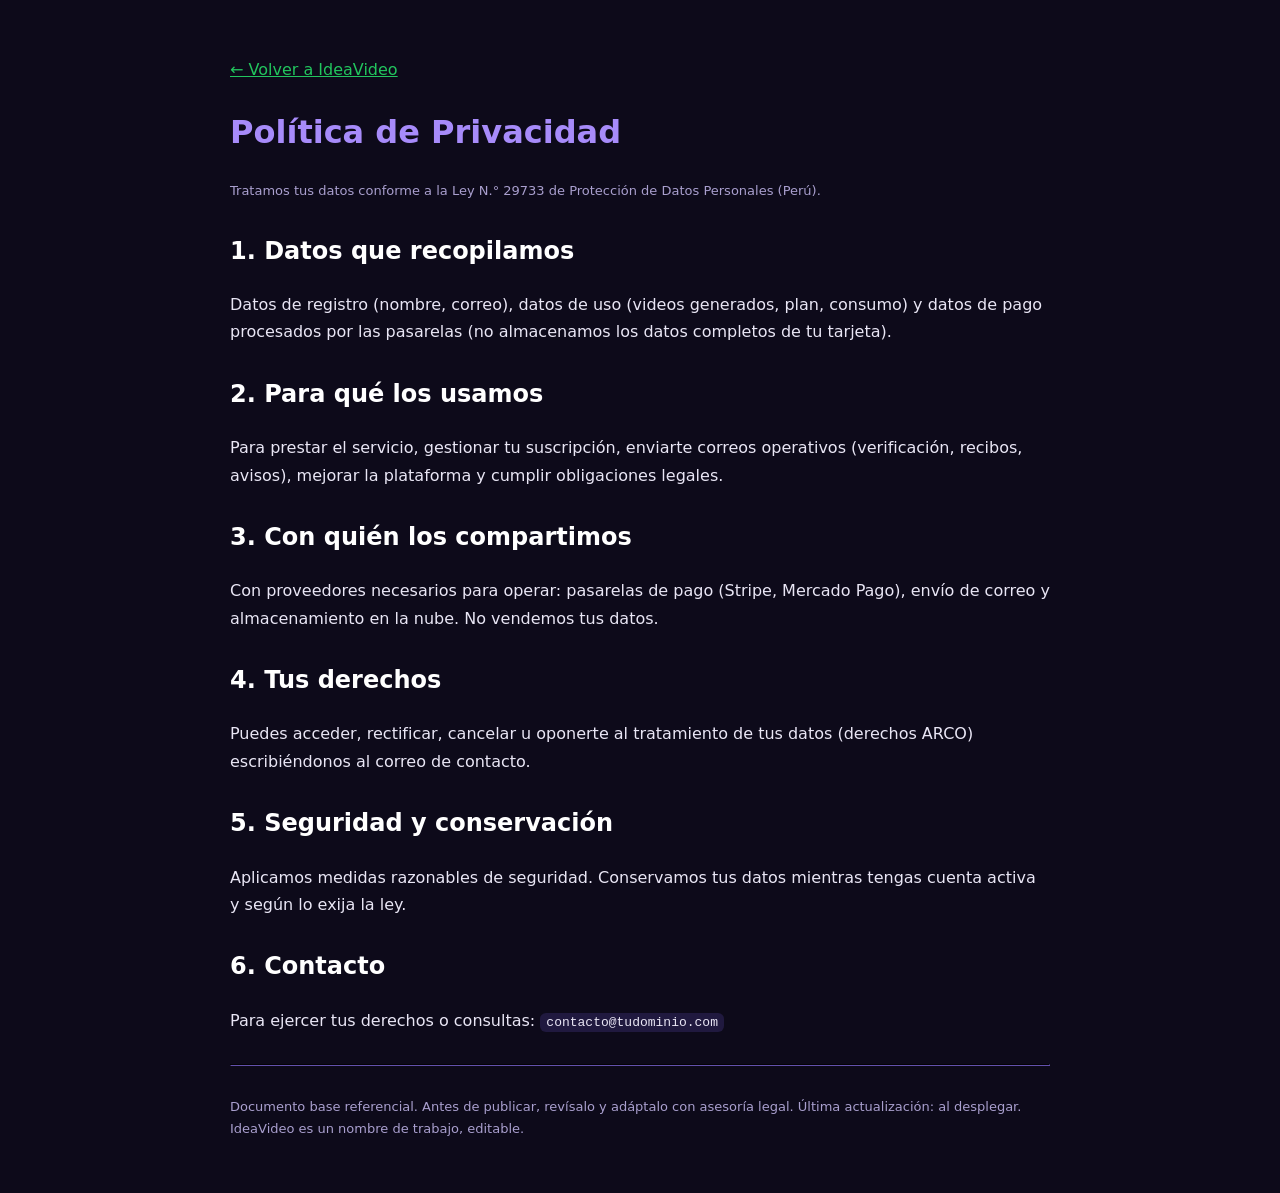
<file: static/legal/privacidad.html>
<!DOCTYPE html><html lang="es"><head><meta charset="UTF-8"><meta name="viewport" content="width=device-width,initial-scale=1"><title>Política de Privacidad — IdeaVideo</title><style>body{font-family:system-ui,-apple-system,"Segoe UI",sans-serif;background:#0d0a1a;color:#e9e6f5;max-width:820px;margin:0 auto;padding:40px 22px;line-height:1.7}h1{color:#a78bfa}h2{color:#fff;margin-top:28px}a{color:#22c55e}.tag{color:#a99fce;font-size:13px}code{background:#20193f;padding:2px 6px;border-radius:6px}</style></head><body><p><a href="/">← Volver a IdeaVideo</a></p><h1>Política de Privacidad</h1>
<p class="tag">Tratamos tus datos conforme a la Ley N.° 29733 de Protección de Datos Personales (Perú).</p>
<h2>1. Datos que recopilamos</h2><p>Datos de registro (nombre, correo), datos de uso (videos generados, plan, consumo) y datos de pago procesados por las pasarelas (no almacenamos los datos completos de tu tarjeta).</p>
<h2>2. Para qué los usamos</h2><p>Para prestar el servicio, gestionar tu suscripción, enviarte correos operativos (verificación, recibos, avisos), mejorar la plataforma y cumplir obligaciones legales.</p>
<h2>3. Con quién los compartimos</h2><p>Con proveedores necesarios para operar: pasarelas de pago (Stripe, Mercado Pago), envío de correo y almacenamiento en la nube. No vendemos tus datos.</p>
<h2>4. Tus derechos</h2><p>Puedes acceder, rectificar, cancelar u oponerte al tratamiento de tus datos (derechos ARCO) escribiéndonos al correo de contacto.</p>
<h2>5. Seguridad y conservación</h2><p>Aplicamos medidas razonables de seguridad. Conservamos tus datos mientras tengas cuenta activa y según lo exija la ley.</p>
<h2>6. Contacto</h2><p>Para ejercer tus derechos o consultas: <code>contacto@tudominio.com</code></p>
<hr style="border-color:#332a5a;margin:30px 0"><p class="tag">Documento base referencial. Antes de publicar, revísalo y adáptalo con asesoría legal. Última actualización: al desplegar. IdeaVideo es un nombre de trabajo, editable.</p></body></html>
</file>
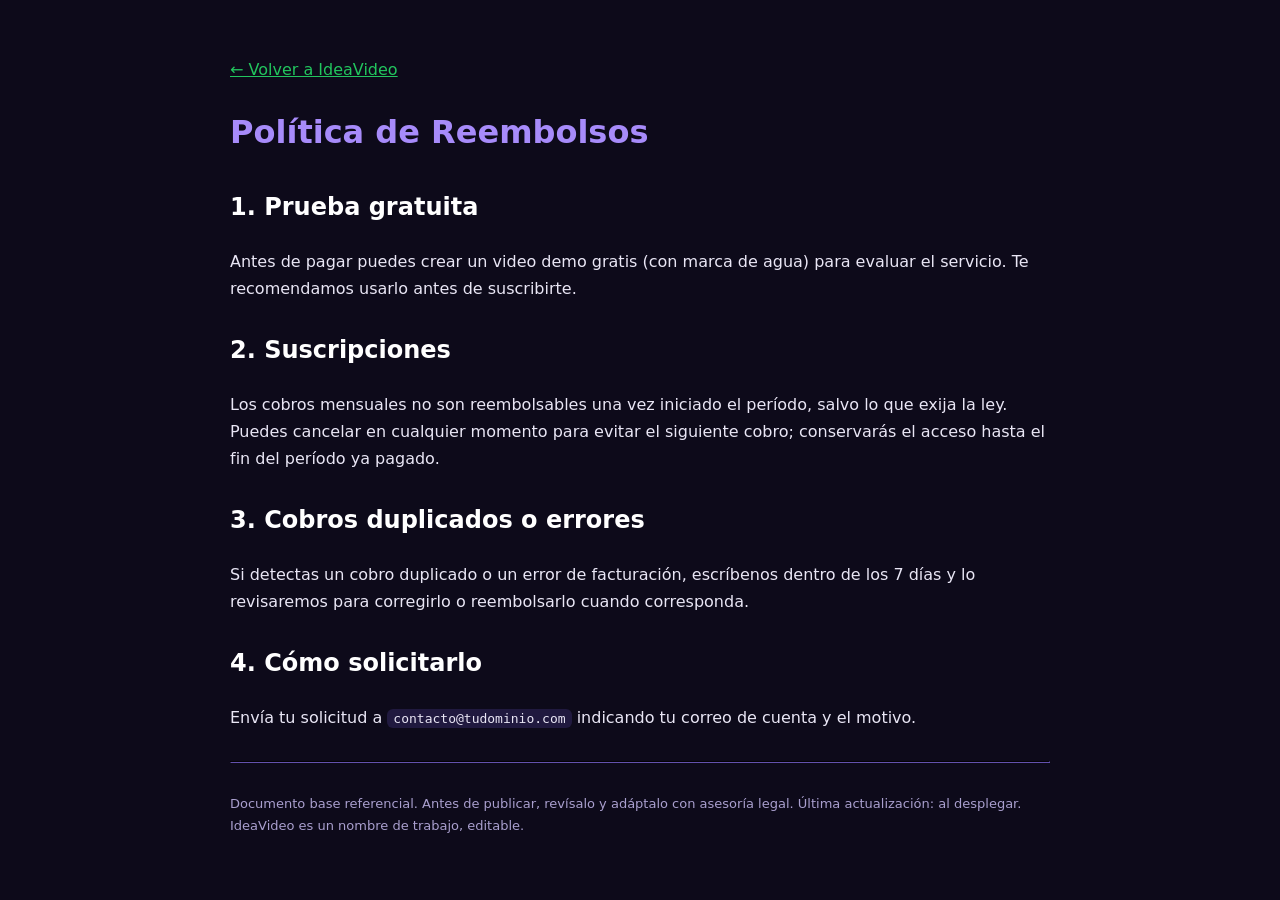
<file: static/legal/reembolsos.html>
<!DOCTYPE html><html lang="es"><head><meta charset="UTF-8"><meta name="viewport" content="width=device-width,initial-scale=1"><title>Política de Reembolsos — IdeaVideo</title><style>body{font-family:system-ui,-apple-system,"Segoe UI",sans-serif;background:#0d0a1a;color:#e9e6f5;max-width:820px;margin:0 auto;padding:40px 22px;line-height:1.7}h1{color:#a78bfa}h2{color:#fff;margin-top:28px}a{color:#22c55e}.tag{color:#a99fce;font-size:13px}code{background:#20193f;padding:2px 6px;border-radius:6px}</style></head><body><p><a href="/">← Volver a IdeaVideo</a></p><h1>Política de Reembolsos</h1>
<h2>1. Prueba gratuita</h2><p>Antes de pagar puedes crear un video demo gratis (con marca de agua) para evaluar el servicio. Te recomendamos usarlo antes de suscribirte.</p>
<h2>2. Suscripciones</h2><p>Los cobros mensuales no son reembolsables una vez iniciado el período, salvo lo que exija la ley. Puedes cancelar en cualquier momento para evitar el siguiente cobro; conservarás el acceso hasta el fin del período ya pagado.</p>
<h2>3. Cobros duplicados o errores</h2><p>Si detectas un cobro duplicado o un error de facturación, escríbenos dentro de los 7 días y lo revisaremos para corregirlo o reembolsarlo cuando corresponda.</p>
<h2>4. Cómo solicitarlo</h2><p>Envía tu solicitud a <code>contacto@tudominio.com</code> indicando tu correo de cuenta y el motivo.</p>
<hr style="border-color:#332a5a;margin:30px 0"><p class="tag">Documento base referencial. Antes de publicar, revísalo y adáptalo con asesoría legal. Última actualización: al desplegar. IdeaVideo es un nombre de trabajo, editable.</p></body></html>
</file>
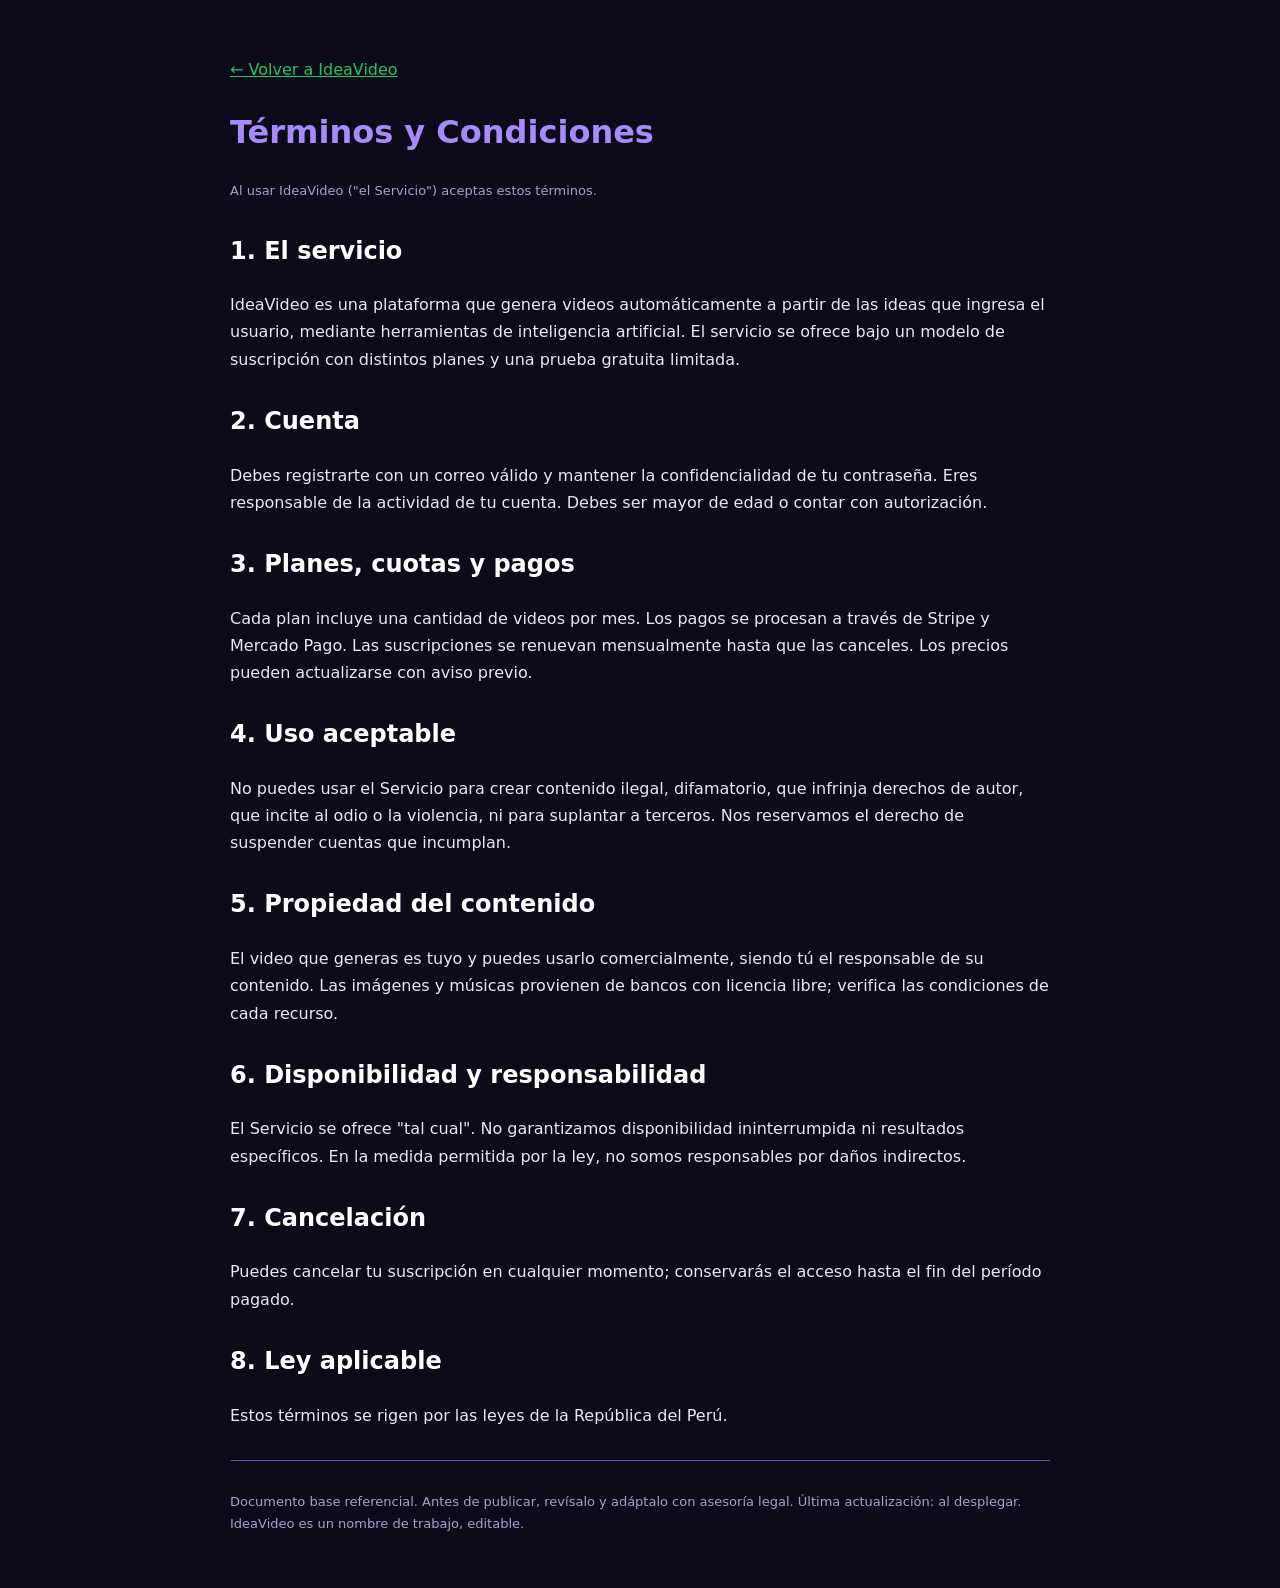
<file: static/legal/terminos.html>
<!DOCTYPE html><html lang="es"><head><meta charset="UTF-8"><meta name="viewport" content="width=device-width,initial-scale=1"><title>Términos y Condiciones — IdeaVideo</title><style>body{font-family:system-ui,-apple-system,"Segoe UI",sans-serif;background:#0d0a1a;color:#e9e6f5;max-width:820px;margin:0 auto;padding:40px 22px;line-height:1.7}h1{color:#a78bfa}h2{color:#fff;margin-top:28px}a{color:#22c55e}.tag{color:#a99fce;font-size:13px}code{background:#20193f;padding:2px 6px;border-radius:6px}</style></head><body><p><a href="/">← Volver a IdeaVideo</a></p><h1>Términos y Condiciones</h1>
<p class="tag">Al usar IdeaVideo ("el Servicio") aceptas estos términos.</p>
<h2>1. El servicio</h2><p>IdeaVideo es una plataforma que genera videos automáticamente a partir de las ideas que ingresa el usuario, mediante herramientas de inteligencia artificial. El servicio se ofrece bajo un modelo de suscripción con distintos planes y una prueba gratuita limitada.</p>
<h2>2. Cuenta</h2><p>Debes registrarte con un correo válido y mantener la confidencialidad de tu contraseña. Eres responsable de la actividad de tu cuenta. Debes ser mayor de edad o contar con autorización.</p>
<h2>3. Planes, cuotas y pagos</h2><p>Cada plan incluye una cantidad de videos por mes. Los pagos se procesan a través de Stripe y Mercado Pago. Las suscripciones se renuevan mensualmente hasta que las canceles. Los precios pueden actualizarse con aviso previo.</p>
<h2>4. Uso aceptable</h2><p>No puedes usar el Servicio para crear contenido ilegal, difamatorio, que infrinja derechos de autor, que incite al odio o la violencia, ni para suplantar a terceros. Nos reservamos el derecho de suspender cuentas que incumplan.</p>
<h2>5. Propiedad del contenido</h2><p>El video que generas es tuyo y puedes usarlo comercialmente, siendo tú el responsable de su contenido. Las imágenes y músicas provienen de bancos con licencia libre; verifica las condiciones de cada recurso.</p>
<h2>6. Disponibilidad y responsabilidad</h2><p>El Servicio se ofrece "tal cual". No garantizamos disponibilidad ininterrumpida ni resultados específicos. En la medida permitida por la ley, no somos responsables por daños indirectos.</p>
<h2>7. Cancelación</h2><p>Puedes cancelar tu suscripción en cualquier momento; conservarás el acceso hasta el fin del período pagado.</p>
<h2>8. Ley aplicable</h2><p>Estos términos se rigen por las leyes de la República del Perú.</p>
<hr style="border-color:#332a5a;margin:30px 0"><p class="tag">Documento base referencial. Antes de publicar, revísalo y adáptalo con asesoría legal. Última actualización: al desplegar. IdeaVideo es un nombre de trabajo, editable.</p></body></html>
</file>
